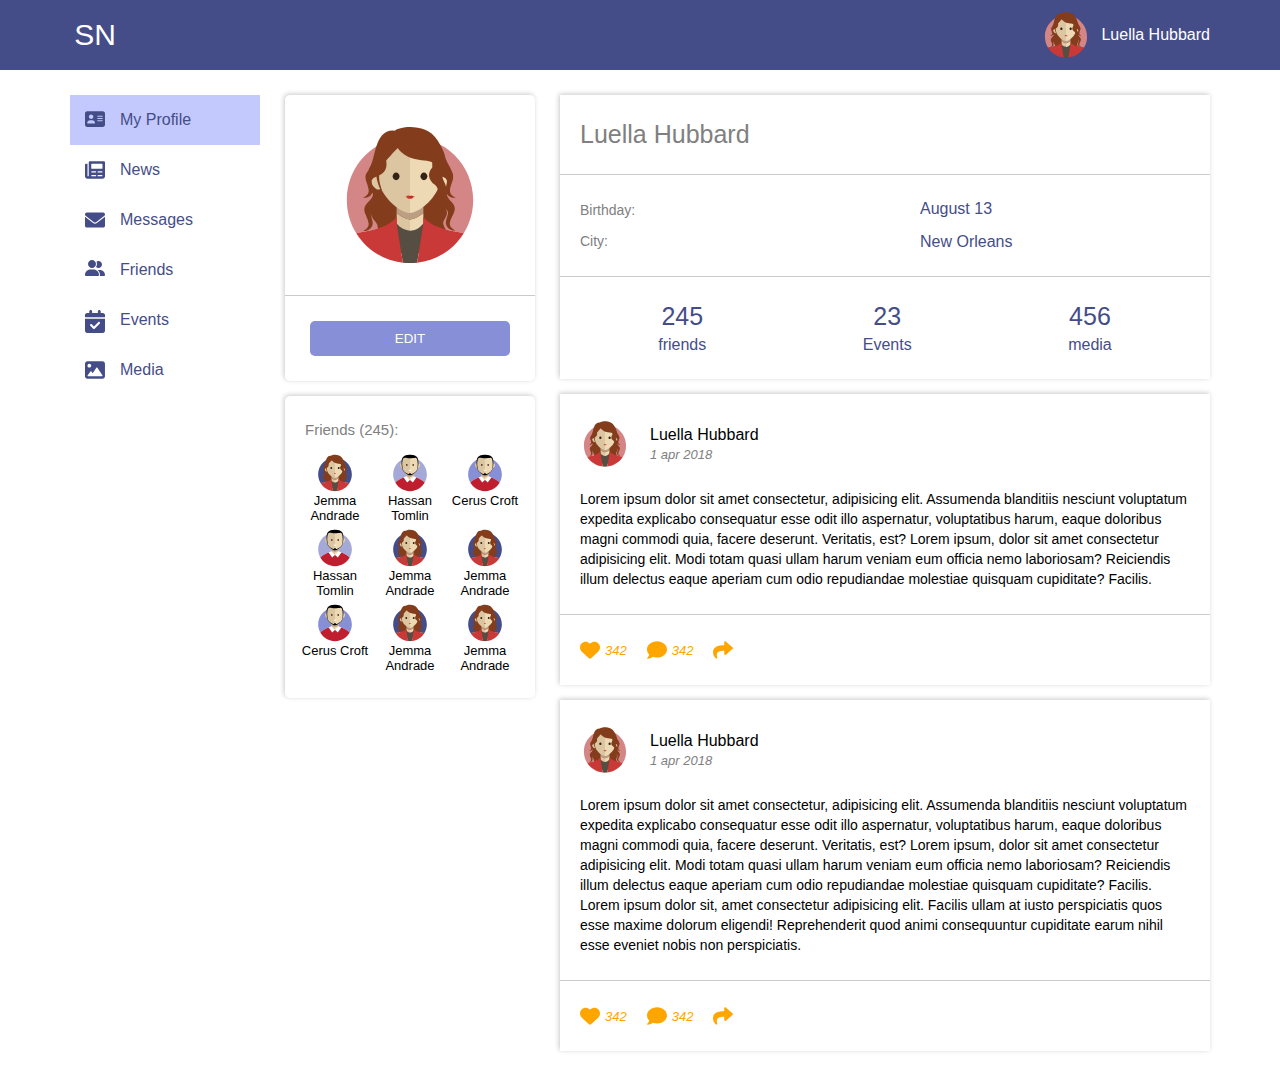
<file: index.html>
<!DOCTYPE html>
<html lang="ru">
<head>
    <meta charset="UTF-8">
    <meta http-equiv="X-UA-Compatible" content="IE=edge">
    <meta name="viewport" content="width=device-width, initial-scale=1.0">
    <title>Materialize</title>
    <link rel="stylesheet" href="css/style.css">
</head>
<body>
    <header class="header">
        <div class="container">
            <div class="header__wrapper">
                <div class="header__left">
                    <a href="#" class="header__logo">SN</a>
                </div>
                <div class="header__right">
                    <div class="header__right_img">
                        <img src="icons/girl.svg" alt="girl">
                    </div>
                    <div class="header__right_name">
                        Luella Hubbard
                    </div>
                </div>
            </div>
        </div>
    </header>
    <section class="social">
        <div class="container">
            <div class="social__wrapper">
                <nav>
                    <ul class="social__list">
                        <li class="social__item social__item_active">
                            <a href="index.html" class="social__link">
                                <div>
                                    <div class="social__link_img">
                                        <img src="icons/navbar/user.svg" alt="user">
                                    </div>
                                </div>
                                <div class="social__link_subtitle">My Profile</div>
                            </a>
                        </li>
    
                        <li class="social__item">
                            <a href="#" class="social__link">
                                <div>
                                    <div class="social__link_img">
                                        <img src="icons/navbar/news.svg" alt="news">
                                    </div>
                                </div>
                                <div class="social__link_subtitle">News</div>
                            </a>
                        </li>
    
                        <li class="social__item">
                            <a href="#" class="social__link">
                                <div>
                                    <div class="social__link_img">
                                        <img src="icons/navbar/message.svg" alt="message">
                                    </div>
                                </div>
                                <div class="social__link_subtitle">Messages</div>
                            </a>
                        </li>
    
                        <li class="social__item">
                            <a href="#" class="social__link">
                                <div>
                                    <div class="social__link_img">
                                        <img src="icons/navbar/friends.svg" alt="friends">
                                    </div>
                                </div>
                                <div class="social__link_subtitle">Friends</div>
                            </a>
                        </li>
    
                        <li class="social__item">
                            <a href="events.html" class="social__link">
                                <div>
                                    <div class="social__link_img">
                                        <img src="icons/navbar/events.svg" alt="events">
                                    </div>
                                </div>
                                <div class="social__link_subtitle">Events</div>
                            </a>
                        </li>
    
                        <li class="social__item">
                            <a href="#" class="social__link">
                                <div>
                                    <div class="social__link_img">
                                        <img src="icons/navbar/image.svg" alt="image">
                                    </div>
                                </div>
                                <div class="social__link_subtitle">Media</div>
                            </a>
                        </li>
                    </ul>
                </nav>

                <div class="social__block">
                    <div class="social__block_profile">
                        <div class="social__block_img">
                            <img src="icons/girl.svg" alt="girl">
                        </div>
                        <div class="social__block_line"></div>
                        <button class="social__block_btn">Edit</button>
                    </div>

                    <div class="social__block_profile social__block_adaptive">
                        <div class="social__block_subtitle">Friends (245):</div>
                        <div class="social__block_wrapper">
                            <div class="social__block_friend">
                                <div class="social__block_icon">
                                    <img src="icons/girl_2.svg" alt="girl_2">
                                </div>
                                <div class="social__block_name">Jemma Andrade</div>
                            </div>

                            <div class="social__block_friend">
                                <div class="social__block_icon">
                                    <img src="icons/men.svg" alt="men">
                                </div>
                                <div class="social__block_name">Hassan Tomlin</div>
                            </div>

                            <div class="social__block_friend">
                                <div class="social__block_icon">
                                    <img src="icons/men_2.svg" alt="men_2">
                                </div>
                                <div class="social__block_name">Cerus Croft</div>
                            </div>

                            <div class="social__block_friend">
                                <div class="social__block_icon">
                                    <img src="icons/men.svg" alt="men">
                                </div>
                                <div class="social__block_name">Hassan Tomlin</div>
                            </div>

                            <div class="social__block_friend">
                                <div class="social__block_icon">
                                    <img src="icons/girl_2.svg" alt="girl_2">
                                </div>
                                <div class="social__block_name">Jemma Andrade</div>
                            </div>

                            <div class="social__block_friend">
                                <div class="social__block_icon">
                                    <img src="icons/girl_2.svg" alt="girl_2">
                                </div>
                                <div class="social__block_name">Jemma Andrade</div>
                            </div>

                            <div class="social__block_friend">
                                <div class="social__block_icon">
                                    <img src="icons/men_2.svg" alt="men_2">
                                </div>
                                <div class="social__block_name">Cerus Croft</div>
                            </div>

                            <div class="social__block_friend">
                                <div class="social__block_icon">
                                    <img src="icons/girl_2.svg" alt="girl_2">
                                </div>
                                <div class="social__block_name">Jemma Andrade</div>
                            </div>

                            <div class="social__block_friend">
                                <div class="social__block_icon">
                                    <img src="icons/girl_2.svg" alt="girl_2">
                                </div>
                                <div class="social__block_name">Jemma Andrade</div>
                            </div>
                        </div>
                    </div>
                </div>

                <div class="social__wall">
                    <div class="social__wall_profile">
                        <div class="social__wall_name">Luella Hubbard</div>
                        <div class="social__wall_line"></div>
                        <div class="social__wall_blocks">
                            <div class="social__wall_block">
                                <span class="social__wall_block-left">Birthday:</span>
                                <span class="social__wall_block-left">City:</span>
                            </div>

                            <div class="social__wall_block">
                                <span class="social__wall_block-right">August 13</span>
                                <span class="social__wall_block-right">New Orleans</span>
                            </div>
                        </div>
                        <div class="social__wall_line"></div>
                        <div class="social__wall_footer">
                            <a href="#" class="social__wall_wrapper">
                                <div class="social__wall_title">245</div>
                                <div class="social__wall_subtitle">friends</div>
                            </a>

                            <a href="#" class="social__wall_wrapper">
                                <div class="social__wall_title">23</div>
                                <div class="social__wall_subtitle">Events</div>
                            </a>

                            <a href="#" class="social__wall_wrapper">
                                <div class="social__wall_title">456</div>
                                <div class="social__wall_subtitle">media</div>
                            </a>
                        </div>
                    </div>

                    <div class="social__wall_profile">
                        <div class="social__wall_header">
                            <div class="social__wall_img">
                                <img src="icons/girl.svg" alt="girl">
                            </div>
                            <div class="social__wall_header-right">
                                <div class="social__wall_header-name">Luella Hubbard</div>
                                <div class="social__wall_header-date">1 apr 2018</div>
                            </div>
                        </div>

                        <div class="social__wall_descr">
                            Lorem ipsum dolor sit amet consectetur, adipisicing elit. Assumenda blanditiis nesciunt voluptatum expedita explicabo consequatur esse odit illo aspernatur, voluptatibus harum, eaque doloribus magni commodi quia, facere deserunt. Veritatis, est? Lorem ipsum, dolor sit amet consectetur adipisicing elit. Modi totam quasi ullam harum veniam eum officia nemo laboriosam? Reiciendis illum delectus eaque aperiam cum odio repudiandae molestiae quisquam cupiditate? Facilis.
                        </div>
                        <div class="social__wall_line"></div>

                        <div class="social__wall_share">
                            <div class="social__wall_share-img">
                                <img src="icons/heart.svg" alt="heart">
                            </div>
                            <div class="social__wall_share-number">342</div>
                            <div class="social__wall_share-img">
                                <img src="icons/comment.svg" alt="comment">
                            </div>
                            <div class="social__wall_share-number">342</div>
                            <div class="social__wall_share-img">
                                <img src="icons/share.svg" alt="ahare">
                            </div>
                        </div>
                    </div>

                    <div class="social__wall_profile">
                        <div class="social__wall_header">
                            <div class="social__wall_img">
                                <img src="icons/girl.svg" alt="girl">
                            </div>
                            <div class="social__wall_header-right">
                                <div class="social__wall_header-name">Luella Hubbard</div>
                                <div class="social__wall_header-date">1 apr 2018</div>
                            </div>
                        </div>

                        <div class="social__wall_descr">
                            Lorem ipsum dolor sit amet consectetur, adipisicing elit. Assumenda blanditiis nesciunt voluptatum expedita explicabo consequatur esse odit illo aspernatur, voluptatibus harum, eaque doloribus magni commodi quia, facere deserunt. Veritatis, est? Lorem ipsum, dolor sit amet consectetur adipisicing elit. Modi totam quasi ullam harum veniam eum officia nemo laboriosam? Reiciendis illum delectus eaque aperiam cum odio repudiandae molestiae quisquam cupiditate? Facilis. Lorem ipsum dolor sit, amet consectetur adipisicing elit. Facilis ullam at iusto perspiciatis quos esse maxime dolorum eligendi! Reprehenderit quod animi consequuntur cupiditate earum nihil esse eveniet nobis non perspiciatis.
                        </div>
                        <div class="social__wall_line"></div>

                        <div class="social__wall_share">
                            <div class="social__wall_share-img">
                                <img src="icons/heart.svg" alt="heart">
                            </div>
                            <div class="social__wall_share-number">342</div>
                            <div class="social__wall_share-img">
                                <img src="icons/comment.svg" alt="comment">
                            </div>
                            <div class="social__wall_share-number">342</div>
                            <div class="social__wall_share-img">
                                <img src="icons/share.svg" alt="ahare">
                            </div>
                        </div>
                    </div>
                </div>
            </div>
        </div>
    </section>
</body>
</html>
</file>
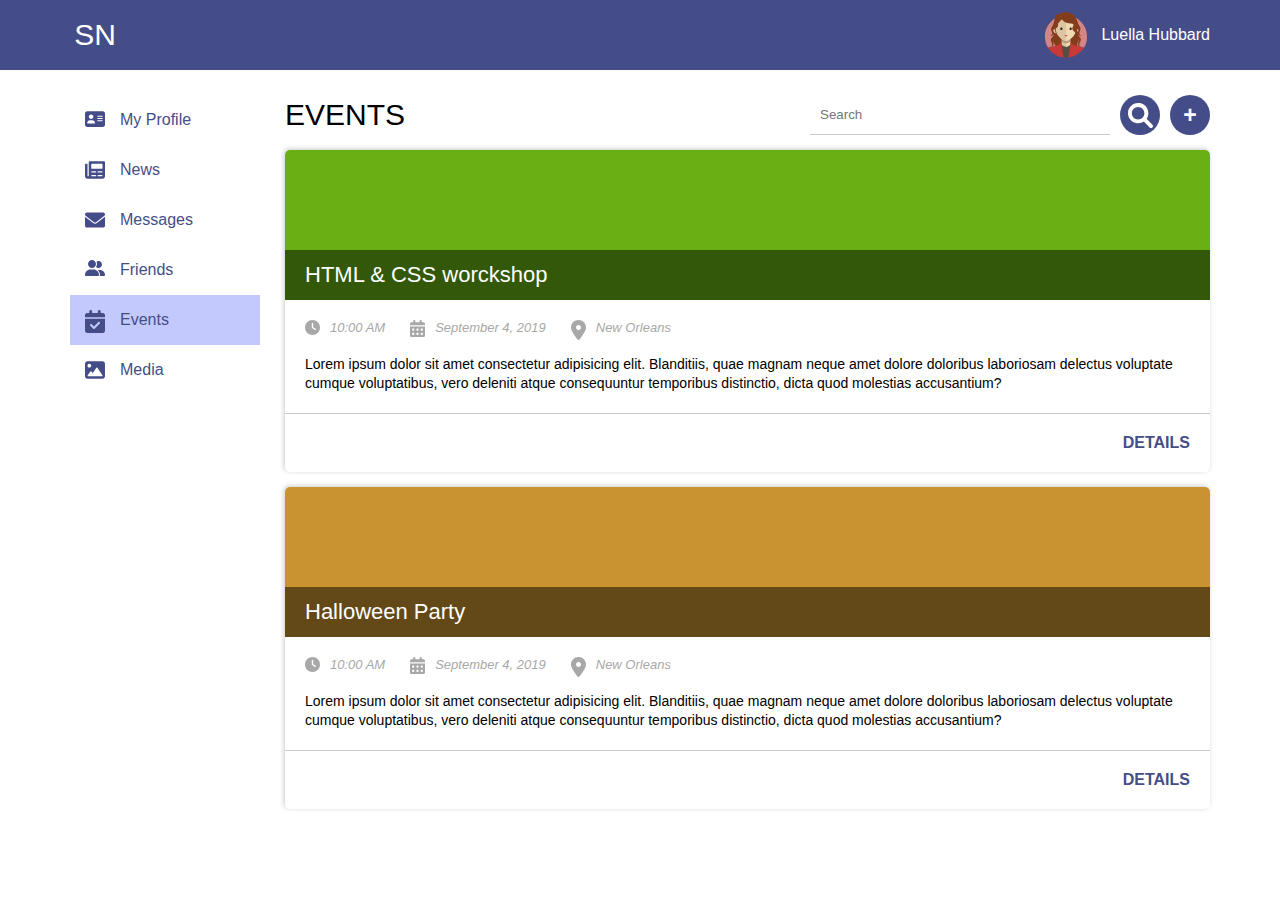
<file: events.html>
<!DOCTYPE html>
<html lang="ru">
<head>
    <meta charset="UTF-8">
    <meta http-equiv="X-UA-Compatible" content="IE=edge">
    <meta name="viewport" content="width=device-width, initial-scale=1.0">
    <title>Events</title>
    <link rel="stylesheet" href="css/style.css">
</head>
<body>
    <header class="header">
        <div class="container">
            <div class="header__wrapper">
                <div class="header__left">
                    <a href="#" class="header__logo">SN</a>
                </div>
                <div class="header__right">
                    <div class="header__right_img">
                        <img src="icons/girl.svg" alt="girl">
                    </div>
                    <div class="header__right_name">
                        Luella Hubbard
                    </div>
                </div>
            </div>
        </div>
    </header>
    <section class="social">
        <div class="container">
            <div class="social__wrapper">
                <nav>
                    <ul class="social__list">
                        <li class="social__item">
                            <a href="index.html" class="social__link">
                                <div>
                                    <div class="social__link_img">
                                        <img src="icons/navbar/user.svg" alt="user">
                                    </div>
                                </div>
                                <div class="social__link_subtitle">My Profile</div>
                            </a>
                        </li>
    
                        <li class="social__item">
                            <a href="#" class="social__link">
                                <div>
                                    <div class="social__link_img">
                                        <img src="icons/navbar/news.svg" alt="news">
                                    </div>
                                </div>
                                <div class="social__link_subtitle">News</div>
                            </a>
                        </li>
    
                        <li class="social__item">
                            <a href="#" class="social__link">
                                <div>
                                    <div class="social__link_img">
                                        <img src="icons/navbar/message.svg" alt="message">
                                    </div>
                                </div>
                                <div class="social__link_subtitle">Messages</div>
                            </a>
                        </li>
    
                        <li class="social__item">
                            <a href="#" class="social__link">
                                <div>
                                    <div class="social__link_img">
                                        <img src="icons/navbar/friends.svg" alt="friends">
                                    </div>
                                </div>
                                <div class="social__link_subtitle">Friends</div>
                            </a>
                        </li>
    
                        <li class="social__item social__item_active">
                            <a href="events.html" class="social__link">
                                <div>
                                    <div class="social__link_img">
                                        <img src="icons/navbar/events.svg" alt="events">
                                    </div>
                                </div>
                                <div class="social__link_subtitle">Events</div>
                            </a>
                        </li>
    
                        <li class="social__item">
                            <a href="#" class="social__link">
                                <div>
                                    <div class="social__link_img">
                                        <img src="icons/navbar/image.svg" alt="image">
                                    </div>
                                </div>
                                <div class="social__link_subtitle">Media</div>
                            </a>
                        </li>
                    </ul>
                </nav>

                <div class="social__events">
                    <div class="social__events_header">
                        <h1 class="social__events_title">Events</h1>
                        <form class="social__events_form">
                            <input type="text" placeholder="Search" class="social__events_input">
                            <button class="social__events_btn">
                                <div class="social__events_image">
                                    <img src="icons/search.svg" alt="search">
                                </div>
                            </button>
                            <input type="button" value="+" class="social__events_btn social__events_btn-2">
                        </form>
                    </div>

                    <div class="social__events_post">
                        <div class="social__events_bg">
                            <div class="social__events_bg-title">HTML & CSS worckshop</div>
                        </div>

                        <div class="social__events_icons">
                            <div class="social__events_icon">
                                <img src="icons/clock.svg" alt="clock">
                            </div>
                            <div class="social__events_descr">10:00 AM</div>

                            <div class="social__events_icon">
                                <img src="icons/calendar.svg" alt="calendar">
                            </div>
                            <div class="social__events_descr">September 4, 2019</div>

                            <div class="social__events_icon">
                                <img src="icons/location.svg" alt="location">
                            </div>
                            <div class="social__events_descr">New Orleans</div>
                        </div>

                        <div class="social__events_text">
                            Lorem ipsum dolor sit amet consectetur adipisicing elit. Blanditiis, quae magnam neque amet dolore doloribus laboriosam delectus voluptate cumque voluptatibus, vero deleniti atque consequuntur temporibus distinctio, dicta quod molestias accusantium?
                        </div>
                        <div class="social__events_line"></div>
                        <div class="social__events_link">
                            Details
                        </div>
                    </div>

                    <div class="social__events_post">
                        <div class="social__events_bg social__events_bg-orange">
                            <div class="social__events_bg-title">Halloween Party</div>
                        </div>

                        <div class="social__events_icons">
                            <div class="social__events_icon">
                                <img src="icons/clock.svg" alt="clock">
                            </div>
                            <div class="social__events_descr">10:00 AM</div>

                            <div class="social__events_icon">
                                <img src="icons/calendar.svg" alt="calendar">
                            </div>
                            <div class="social__events_descr">September 4, 2019</div>

                            <div class="social__events_icon">
                                <img src="icons/location.svg" alt="location">
                            </div>
                            <div class="social__events_descr">New Orleans</div>
                        </div>

                        <div class="social__events_text">
                            Lorem ipsum dolor sit amet consectetur adipisicing elit. Blanditiis, quae magnam neque amet dolore doloribus laboriosam delectus voluptate cumque voluptatibus, vero deleniti atque consequuntur temporibus distinctio, dicta quod molestias accusantium?
                        </div>
                        <div class="social__events_line"></div>
                        <div class="social__events_link">
                            Details
                        </div>
                    </div>
                </div>
            </div>
        </div>
    </section>
</body>
</html>
</file>
<file: css/style.css>
* {
    margin: 0;
    padding: 0;
    box-sizing: border-box;
    font-family: Verdana, Tahoma, sans-serif;
}

.container {
    width: 1320px;
    margin: 0 auto;
}

.header {
    min-height: 70px;
    background-color: #454d88;
    display: flex;
    align-items: center;
}
.header__wrapper {
    display: flex;
    justify-content: space-between;
    align-items: center;
}
.header__left {
    display: flex;
    align-items: center;
    justify-content: center;
    width: 50px;
    height: 50px;
    border-radius: 100%;
    transition: all 0.3s;
}

.header__left:hover {
    border: 2px solid white;
}

.header__logo {
    text-decoration: none;
    color: white;
    font-size: 30px;
}

.header__right {
    display: flex;
    align-items: center;
}

.header__right_img {
    width: 50px;
    height: 50px;
    margin-right: 10px;
}

.header__right_img > img {
    width: 100%;
}

.header__right_name {
    color: white;
}
.social {
    padding: 25px 0;
}

.social__wrapper {
    display: flex;
}
.social__list {
    list-style-type: none;
    width: 190px;
}

.social__item {
    padding: 15px;
    transition: all 0.3s;
}

.social__item_active {
    background-color: #c3c9fc;
}
.social__item:hover {
    background-color: #c3c9fc;
}

.social__link {
    display: flex;
    align-items: center;
    text-decoration: none;
    color: #454d88;
}

.social__link_img {
    width: 20px;
    height: 20px;
    margin-right: 15px;
}

.social__link_img > img {
    width: 100%;
}

.social__block {
    width: 250px;
    margin: 0 25px;
}

.social__block_profile {
    width: 100%;
    margin-bottom: 15px;
    padding: 25px 0;
    border-radius: 5px;
    box-shadow: -1px -1px 5px rgb(202, 202, 202);
}
.social__block_img {
    width: 150px;
    height: 150px;
    margin: 0 auto;
}

.social__block_line {
    width: 100%;
    height: 1px;
    margin: 25px 0;
    background-color: rgb(202, 202, 202);
}

.social__block_btn {
    display: block;
    width: 200px;
    height: 35px;
    border-radius: 5px;
    border: none;
    background-color: #878fd6;
    color: white;
    text-transform: uppercase;
    margin: 0 auto;
    transition: all 0.3s;
}

.social__block_btn:hover {
    background-color: #454d88;
}


.social__block_img > img {
    width: 100%;
}

.social__block_subtitle {
    margin-left: 20px;
    color: grey;
    font-size: 15px;
}

.social__block_wrapper {
    margin: 10px 15px 0 15px;
    display: flex;
    justify-content: space-between;
    flex-wrap: wrap;
}

.social__block_friend {
    margin-top: 5px;
    width: 70px;
    display: flex;
    flex-direction: column;
    align-items: center;
}

.social__block_name {
    text-align: center;
    font-size: 13px;
}

.social__block_icon {
    width: 40px;
    height: 40px;
}

.social__block_icon > img {
    width: 100%;
}

.social__wall {
    width: 830px;
}

.social__wall_profile {
    width: 100%;
    padding: 25px 0;
    margin-bottom: 15px;
    box-shadow: -1px -1px 5px rgb(202 202 202);
}

.social__wall_line {
    width: 100%;
    height: 1px;
    margin: 25px 0;
    background-color: rgb(202, 202, 202);
}

.social__wall_name {
    margin-left: 20px;
    font-size: 25px;
    color: grey;
}

.social__wall_blocks {
    margin-left: 20px;
    width: 450px;
    display: flex;
    align-items: center;
    justify-content: space-between;
}

.social__wall_block {
    width: 110px;
}

.social__wall_block-left {
    display: block;
    margin-bottom: 15px;
    color: grey;
    font-size: 14px;
}

.social__wall_block-left:last-child {
    margin-bottom: 0px;
}

.social__wall_block-right {
    display: block;
    margin-bottom: 15px;
    color: #454d88;
}

.social__wall_block-right:last-child {
    margin-bottom: 0px;
}

.social__wall_footer {
    margin: 0 20px;
    display: flex;
    justify-content: space-around;
    align-items: center;
}

.social__wall_wrapper {
    text-decoration: none;
    text-align: center;
    color: #454d88;
}

.social__wall_title {
    font-size: 25px;
}

.social__wall_subtitle {
    margin-top: 5px;
}

.social__wall_header {
    margin-left: 20px;
    display: flex;
    align-items: center;
}
.social__wall_img {
    width: 50px;
    height: 50px;
    margin-right: 20px;
}

.social__wall_img > img {
    width: 100%;
}

.social__wall_header-date {
    font-style: italic;
    font-size: 13px;
    margin-top: 3px;
    color: grey;
}

.social__wall_descr {
    margin: 20px 20px 0 20px;
    font-size: 14px;
    line-height: 20px;
}

.social__wall_share {
    display: flex;
    align-items: center;
}

.social__wall_share-img {
    width: 20px;
    height: 20px;
    margin-left: 20px;
}

.social__wall_share-img > img {
    width: 100%;
}

.social__wall_share-number {
    margin-left: 5px;
    color: orange;
    font-style: italic;
    font-size: 13px;
}

.social__events {
    margin-left: 25px;
    width: 1005px;
}

.social__events_header {
    display: flex;
    align-items: center;
    justify-content: space-between;
}

.social__events_title {
    text-transform: uppercase;
    font-weight: 400;
    font-size: 30px;
}

.social__events_form {
    display: flex;
}

.social__events_input {
    border: none;
    outline: none;
    border-bottom: 1px solid rgb(202, 202, 202);
    width: 300px;
    padding: 10px;
} 

.social__events_btn {
    display: flex;
    align-items: center;
    justify-content: center;
    width: 40px;
    height: 40px;
    border: none;
    border-radius: 100%;
    background-color: #454d88;
    margin: 0 10px;
}

.social__events_btn-2 {
    margin: 0;
    color: white;
    font-weight: 600;
    font-size: 23px;
    line-height: 23px
}

.social__events_image {
    width: 25px;
    height: 25px;
}

.social__events_image > img {
    width: 100%;
}

.social__events_icon {
    width: 15px;
    height: 15px;
    margin-right: 10px;
}

.social__events_post {
    margin-top: 15px;
    width: 100%;
    border-radius: 5px;
    box-shadow: -1px -1px 5px rgb(202 202 202);
    padding-bottom: 20px;
}

.social__events_bg {
    height: 150px;
    background-color: #68b014;
    border-radius: 5px 5px 0 0;
}

.social__events_bg-orange {
    background-color: rgb(201, 147, 48);
}

.social__events_bg-title {
    height: 50px;
    background-color: rgba(0, 0, 0, 0.5);
    position: relative;
    top: 100px;
    color: white;
    font-size: 22px;
    line-height: 50px;
    padding-left: 20px;
}

.social__events_icons {
    margin: 20px;
    display: flex;
    align-items: center;
}

.social__events_icon > img {
    width: 100%;
}

.social__events_descr {
    color: rgb(168 168 168);
    font-size: 13px;
    font-style: italic;
    margin-right: 25px;
}

.social__events_text {
    margin: 0 20px;
    font-size: 14px;
    line-height: 19px
}

.social__events_line {
    width: 100%;
    height: 1px;
    margin: 20px 0;
    background-color: rgb(202, 202, 202);
}

.social__events_link {
    display: flex;
    justify-content: flex-end;
    margin-right: 20px;
    text-transform: uppercase;
    color: #454d88;
    font-weight: 600;
}
@media (max-width: 1400px) {
    .container {
        width: 1140px;
    }
    .social__wall {
        width: 650px;
    }
}

@media (max-width: 1200px) {
    .container {
        width: 960px;
    }
    .social__wall {
        width: 470px;
    }
    .social__wall_profile {
        padding: 15px 0;
    }
    .social__wall_name {
        font-size: 22px;
    }
    .social__wall_line {
        margin: 15px 0;
    }
    .social__wall_blocks {
        width: 350px;
    }
    .social__wall_block-right {
        margin-bottom: 10px;
        font-size: 15px;
    }
    .social__wall_block-left {
        margin-bottom: 10px;
        font-size: 13px;
    }
    .social__wall_title {
        font-size: 20px;
    }
    .social__wall_subtitle {
        margin-top: 0px;
        font-size: 14px;
    }
    .social__events_title {
        font-size: 28px;
    }
    .social__events_btn {
        width: 35px;
        height: 35px;
    }
    .social__events_image {
        width: 20px;
        height: 20px;
    }
    .social__events_btn-2 {
        font-size: 20px;
        line-height: 20px;
    }
}

@media (max-width: 992px) {
    .container {
        width: 720px;
    }
    .social {
        padding: 15px 0;
    }
    .social__list {
        width: 150px;
    }
    .social__item {
        padding: 10px;
    }
    .social__link_img {
        width: 15px;
        height: 15px;
        margin-right: 10px;
    }
    .social__link_subtitle {
        font-size: 14px;
    }
    .social__block {
        width: 190px;
        margin: 0px 15px;
    }
    .social__block_profile {
        padding: 15px 0;
    }
    .social__block_btn {
        width: 130px;
        margin: 0 30px;
    }
    .social__block_line {
        margin: 10px 0;
    }
    .social__block_profile {
        padding: 10px 0;
    }
    .social__block_subtitle {
        margin-left: 15px;
        font-size: 14px;
    }
    .social__block_wrapper {
        margin: 5px 5px 0 5px;
    }
    .social__block_friend {
        width: 50px;
    }
    .social__block_icon {
        width: 30px;
        height: 30px;
    }
    .social__block_name {
        font-size: 12px;
    }
    .social__wall {
        width: 350px;
    }
    .social__wall_profile {
        padding: 10px 0;
    }
    .social__wall_name {
        margin-left: 15px;
        font-size: 20px;
    }
    .social__wall_blocks {
        width: 290px;
        margin-left: 15px;
    }
    .social__wall_footer {
        margin: 0 15px;
    }
    .social__wall_block-right {
        margin-bottom: 5px;
        font-size: 14px;
    }
    .social__wall_block-left {
        margin-bottom: 5px;
        font-size: 13px;
    }
    .social__wall_title {
        font-size: 18px;
    }
    .social__wall_subtitle {
        font-size: 13px;
    }
    .social__wall_header {
        margin-left: 15px;
    }
    .social__wall_img {
        width: 40px;
        height: 40px;
        margin-right: 15px;
    }
    .social__wall_header-name {
        font-size: 14px;
    }
    .social__wall_header-date {
        font-size: 12px;
        margin-top: 0px;
    }
    .social__wall_descr {
        margin: 5px 15px 0 15px;
        font-size: 13px;
    }
    .social__wall_share-img {
        width: 15px;
        height: 15px;
        margin-left: 15px;
    }
    .social__wall_share-number {
        font-size: 11px;
    }
    .social__events_title {
        font-size: 25px;
    }
    .social__events_input {
        width: 250px;
    }
}

@media (max-width: 768px) {
    .container {
        width: 540px;
    }
    .social__link_subtitle {
        display: none;
    }
    .social__link_img {
        margin-right: 0px;
    }
    .social__list {
        width: 37px;
    }
    .social__block {
        width: 190px;
        margin: 0px 10px;
    }
    .social__wall {
        width: 290px;
    }
    .social__wall_name {
        margin-left: 10px;
        font-size: 18px;
    }
    .social__wall_line {
        margin: 10px 0;
    }
    .social__wall_blocks {
        width: 250px;
        margin-left: 10px;
    }
    .social__wall_block-left {
        margin-bottom: 3px;
        font-size: 12px;
    }
    .social__wall_block-right {
        margin-bottom: 3px;
        font-size: 13px;
    }
    .social__wall_header {
        margin-left: 10px;
    }
    .social__wall_descr {
        margin: 4px 10px 0 10px;
        font-size: 12px;
    }
    .social__events_title {
        font-size: 23px;
    }
    .social__events_input {
        width: 225px;
        padding: 5px;
    }
    .social__events_btn {
        width: 30px;
        height: 30px;
    }
    .social__events_image {
        width: 15px;
        height: 16px;
    }
    .social__events_btn-2 {
        font-size: 20px;
        line-height: 19px;
    }
}

@media (max-width: 576px) {
    .container {
        width: 100%;
    }
    .header {
        min-height: 95px;
    }
    .header__wrapper {
        flex-direction: column;
    }

    .header__left {
        width: 40px;
        height: 40px;
    }

    .header__logo {
        font-size: 25px;
    }

    .header__right_img {
        width: 40px;
        height: 40px;
        margin-right: 5px;
    }

    .header__right_name {
        font-size: 14px;
    }
    .social__wrapper {
        position: relative;
        display: flex;
        flex-wrap: wrap;
        justify-content: center;
    }
    .social__list {
        position: absolute;
        left: 0;
    }
    .social__block_profile {
        width: 68%;
        margin: 0 auto 15px auto;
    }
    .social__block_adaptive {
        width: 100%;
        overflow: hidden;
        height: 92px;
        padding: 5px 0;
    }
    .social__block {
        width: 100%;
        margin: 0px 5px;
    }
    .social__block_btn {
        width: 140px;
        margin: 0 auto;
    }
    .social__block_wrapper {
        margin: 0px 5px 0 5px;
    }
    .social__wall {
        width: 100%;
        margin: 0 5px;
    }
    .social__block_friend {
        margin: 5px 5px 0 5px;
    }
    .social__wall_blocks {
        width: 280px;
    }
    .social__events_header {
        flex-direction: column;
    }
    .social__events_title {
        font-size: 20px;
    }
    .social__events {
        margin-left: 25px;
        width: 325px;
    }
    .social__events_descr {
        font-size: 10px;
        margin-right: 5px;
    }
    .social__events_icons {
        margin: 10px;
    }
    .social__events_text {
        margin: 0 10px;
        font-size: 13px;
        line-height: 19px;
    }
}

@media(max-width: 405px) {
    .social__events_input {
        max-width: 185px;
        padding: 5px;
    }
    .social__events {
        width: 305px;
    }
}

@media(max-width: 375px) {
    .social__events {
        margin-left: 25px;
        width: 250px;
    }
}
</file>
